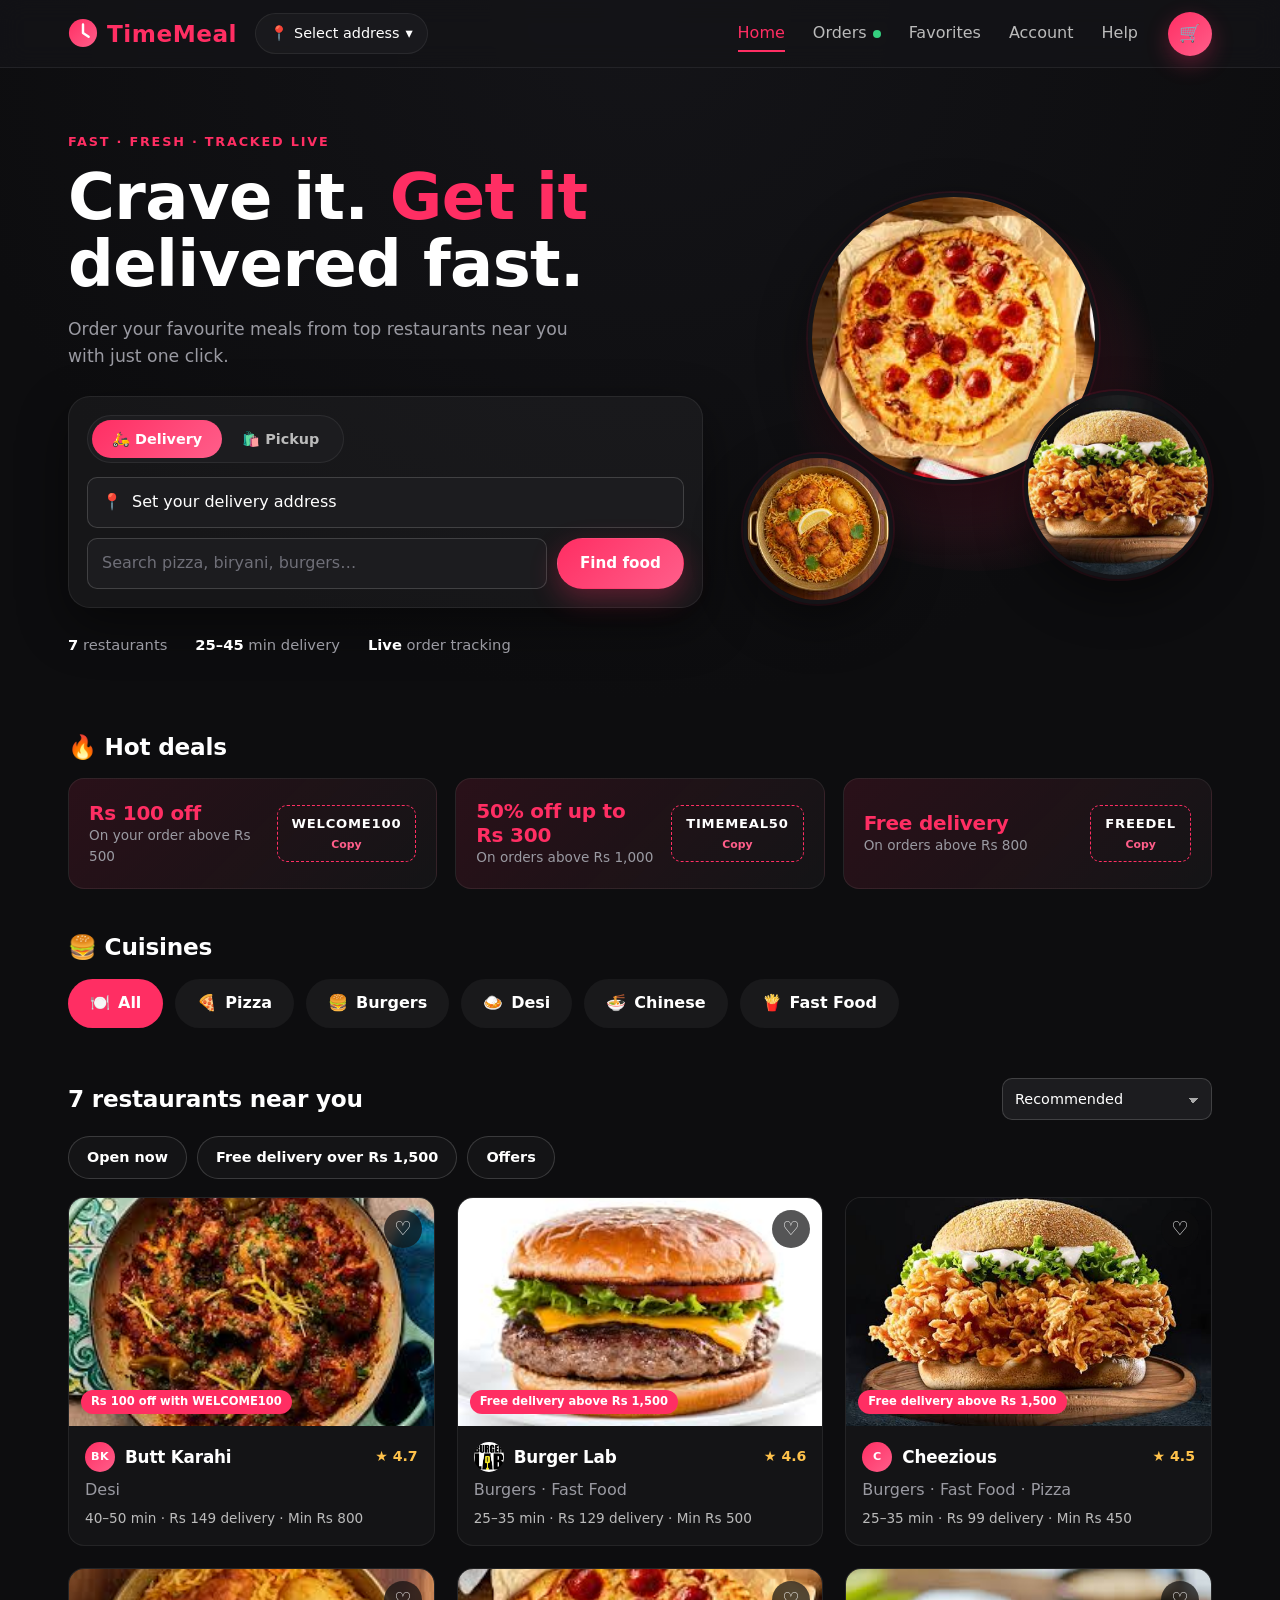
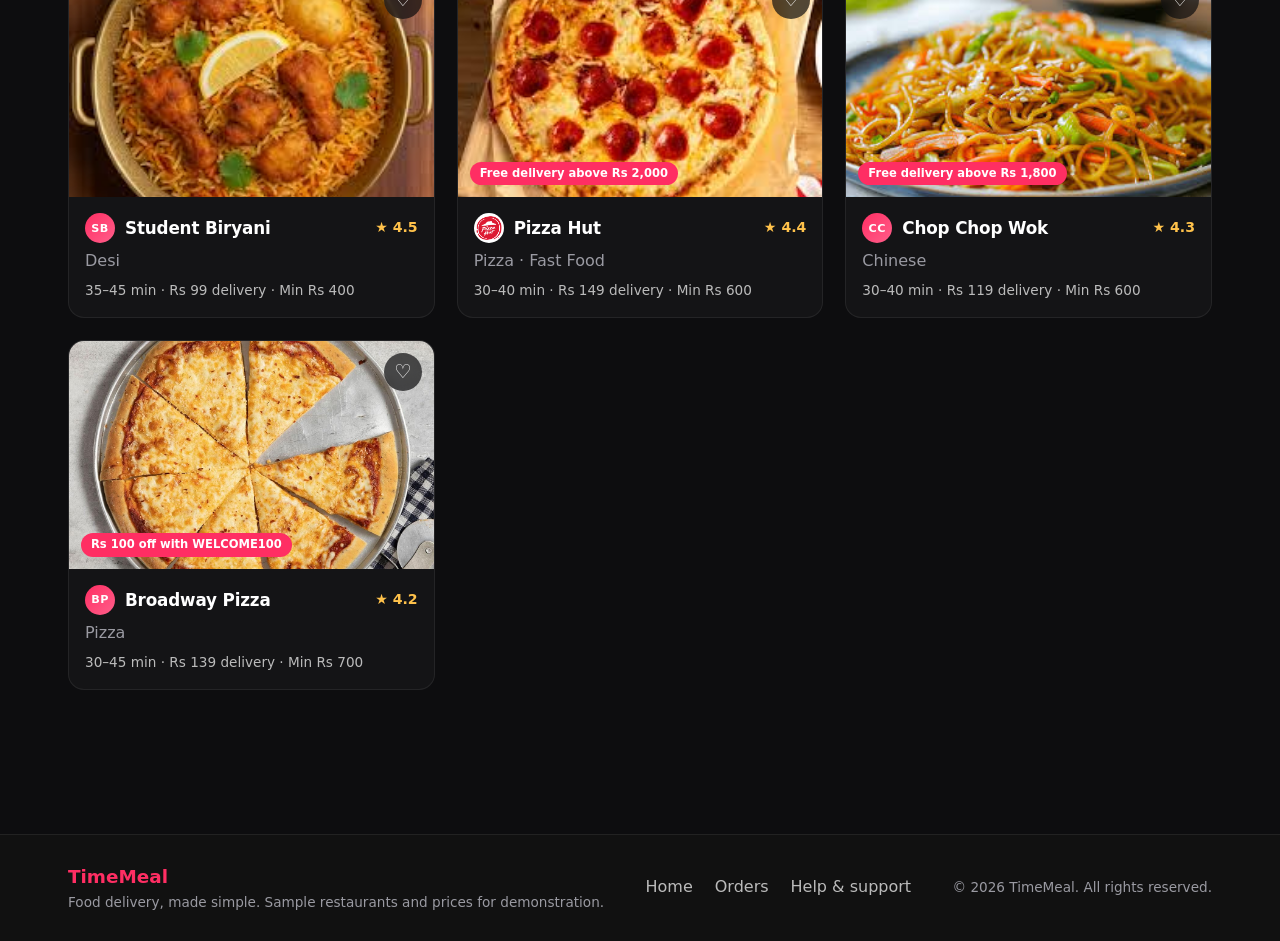
<file: index.html>
<!doctype html>
<html lang="en">
  <head>
    <meta charset="UTF-8" />
    <meta name="viewport" content="width=device-width, initial-scale=1.0" />
    <meta name="theme-color" content="#0d0d0f" />
    <meta
      name="description"
      content="TimeMeal: order food from top restaurants, pay your way and track your delivery live."
    />
    <title>TimeMeal · Food delivery</title>
    <link
      rel="icon"
      href="data:image/svg+xml,%3Csvg xmlns='http://www.w3.org/2000/svg' viewBox='0 0 32 32'%3E%3Ccircle cx='16' cy='16' r='15' fill='%23ff2e63'/%3E%3Cpath d='M16 7v9l6 4' stroke='white' stroke-width='2.6' fill='none' stroke-linecap='round'/%3E%3C/svg%3E"
    />

    <link rel="stylesheet" href="css/base.css" />
    <link rel="stylesheet" href="css/layout.css" />
    <link rel="stylesheet" href="css/components.css" />
    <link rel="stylesheet" href="css/views.css" />
  </head>
  <body>
    <a class="skip-link" href="#view">Skip to content</a>

    <header class="header" id="site-header"></header>
    <main id="view" tabindex="-1"></main>
    <footer class="footer" id="site-footer"></footer>
    <nav class="tab-bar" id="tab-bar" aria-label="Primary"></nav>
    <div class="toasts" id="toasts" role="status" aria-live="polite"></div>

    <noscript
      ><p style="padding: 2rem; text-align: center">
        TimeMeal needs JavaScript to run.
      </p></noscript
    >

    <!-- core -->
    <script src="js/core/utils.js"></script>
    <script src="js/core/store.js"></script>
    <script src="js/core/router.js"></script>
    <script src="js/core/actions.js"></script>
    <!-- data + services -->
    <script src="js/data/catalog.js"></script>
    <script src="js/services/availability.js"></script>
    <script src="js/services/cart.js"></script>
    <script src="js/services/orders.js"></script>
    <!-- ui -->
    <script src="js/ui/toast.js"></script>
    <script src="js/ui/modal.js"></script>
    <script src="js/ui/forms.js"></script>
    <script src="js/ui/components.js"></script>
    <script src="js/ui/dialogs.js"></script>
    <script src="js/ui/header.js"></script>
    <!-- views -->
    <script src="js/views/home.js"></script>
    <script src="js/views/restaurant.js"></script>
    <script src="js/views/checkout.js"></script>
    <script src="js/views/tracking.js"></script>
    <script src="js/views/orders.js"></script>
    <script src="js/views/account.js"></script>
    <script src="js/views/help.js"></script>
    <script src="js/app.js"></script>
  </body>
</html>
</file>
<file: css/base.css>
:root {
/* colour */
  --bg: #0d0d0f;
  --bg-raised: #141418;
  --surface: rgba(255, 255, 255, 0.03);
  --surface-strong: #1c1c1f;
  --border: rgba(255, 255, 255, 0.07);
  --border-strong: rgba(255, 255, 255, 0.16);
  --text: #ffffff;
  --text-soft: #bbbbbb;
  --text-muted: #9a9aa2;
  --accent: #ff2e63;
  --accent-soft: #ff5e8a;
  --accent-glow: rgba(255, 46, 99, 0.3);
  --accent-tint: rgba(255, 46, 99, 0.12);
  --ok: #35d07f;
  --warn: #ffb020;
  --danger: #ff5a5f;

  /* shape + motion */
  --radius-sm: 10px;
  --radius: 16px;
  --radius-lg: 22px;
  --radius-pill: 999px;
  --shadow: 0 18px 50px rgba(0, 0, 0, 0.45);
  --ease: cubic-bezier(0.2, 0.7, 0.2, 1);

  /* layout */
  --header-h: 68px;
  --tab-h: 62px;
  --page-w: 1240px;
  --gutter: clamp(16px, 4vw, 48px);

  --font: "Inter", "Segoe UI", system-ui, -apple-system, Arial, sans-serif;
}

*,
*::before,
*::after {
  box-sizing: border-box;
}

* {
  margin: 0;
}

html {
  background: var(--bg);
  scroll-behavior: smooth;
  -webkit-text-size-adjust: 100%;
}

body {
  min-height: 100vh;
  font-family: var(--font);
  font-size: 16px;
  line-height: 1.55;
  color: var(--text);
  background: radial-gradient(circle at top, var(--bg-raised), var(--bg) 700px);
  -webkit-font-smoothing: antialiased;
}

body.no-scroll {
  overflow: hidden;
}

h1,
h2,
h3,
h4 {
  line-height: 1.2;
  font-weight: 800;
  letter-spacing: -0.01em;
}

a {
  color: inherit;
  text-decoration: none;
}

img {
  display: block;
  max-width: 100%;
}

button,
input,
select,
textarea {
  font: inherit;
  color: inherit;
}

button {
  cursor: pointer;
  background: none;
  border: 0;
}

ul,
ol {
  list-style: none;
  padding: 0;
}

:focus-visible {
  outline: 2px solid var(--accent-soft);
  outline-offset: 2px;
}

main:focus {
  outline: none;
}

.skip-link {
  position: fixed;
  top: -60px;
  left: 12px;
  z-index: 3000;
  padding: 10px 16px;
  border-radius: var(--radius-sm);
  background: var(--accent);
  font-weight: 700;
}
.skip-link:focus {
  top: 12px;
}

.visually-hidden {
  position: absolute;
  width: 1px;
  height: 1px;
  overflow: hidden;
  clip: rect(0 0 0 0);
  white-space: nowrap;
}

.muted {
  color: var(--text-muted);
}
.small {
  font-size: 0.85rem;
}
.block {
  display: block;
}
.center {
  text-align: center;
}

@media (prefers-reduced-motion: reduce) {
  *,
  *::before,
  *::after {
    animation-duration: 0.01ms !important;
    transition-duration: 0.01ms !important;
    scroll-behavior: auto !important;
  }
}
</file>
<file: css/layout.css>
/* header */
.header {
  position: sticky;
  top: 0;
  z-index: 100;
  height: var(--header-h);
  background: rgba(20, 20, 24, 0.78);
  backdrop-filter: blur(12px);
  border-bottom: 1px solid var(--border);
}

.header__inner {
  display: flex;
  align-items: center;
  gap: 18px;
  max-width: var(--page-w);
  height: 100%;
  margin: 0 auto;
  padding: 0 var(--gutter);
}

.logo {
  display: inline-flex;
  align-items: center;
  gap: 9px;
  color: var(--accent);
  font-size: 1.45rem;
  font-weight: 800;
  letter-spacing: 0.5px;
}

.loc-pill {
  display: inline-flex;
  align-items: center;
  gap: 6px;
  max-width: 240px;
  padding: 8px 14px;
  border: 1px solid var(--border);
  border-radius: var(--radius-pill);
  background: var(--surface);
  font-size: 0.9rem;
  transition: border-color 0.2s;
}
.loc-pill:hover {
  border-color: var(--accent);
}
.loc-pill__text {
  overflow: hidden;
  text-overflow: ellipsis;
  white-space: nowrap;
}

.hdr-search {
  flex: 1;
  max-width: 360px;
}
body[data-route="home"] .hdr-search {
  visibility: hidden;
}

.nav {
  display: flex;
  align-items: center;
  gap: 4px;
  margin-left: auto;
}
.nav a {
  position: relative;
  padding: 8px 12px;
  color: var(--text-soft);
  font-weight: 500;
  transition: color 0.25s;
}
.nav a::after {
  content: "";
  position: absolute;
  left: 12px;
  right: 12px;
  bottom: 2px;
  height: 2px;
  background: var(--accent);
  transform: scaleX(0);
  transform-origin: left;
  transition: transform 0.3s var(--ease);
}
.nav a:hover,
.nav a.is-active {
  color: var(--accent);
}
.nav a:hover::after,
.nav a.is-active::after {
  transform: scaleX(1);
}
.dot {
  display: inline-block;
  width: 8px;
  height: 8px;
  margin-left: 6px;
  border-radius: 50%;
  background: var(--ok);
  box-shadow: 0 0 0 0 rgba(53, 208, 127, 0.6);
  animation: ping 1.6s infinite;
}

.cart-btn {
  position: relative;
  display: grid;
  place-items: center;
  width: 44px;
  height: 44px;
  border-radius: 50%;
  background: linear-gradient(135deg, var(--accent), var(--accent-soft));
  box-shadow: 0 8px 22px var(--accent-glow);
  font-size: 1.1rem;
  transition: transform 0.2s var(--ease);
}
.cart-btn:hover {
  transform: translateY(-2px);
}
.cart-btn__count {
  position: absolute;
  top: -5px;
  right: -5px;
  min-width: 20px;
  height: 20px;
  padding: 0 5px;
  border-radius: var(--radius-pill);
  background: #fff;
  color: var(--accent);
  font-size: 0.72rem;
  font-weight: 800;
  line-height: 20px;
  text-align: center;
}

/* page containers */
main {
  min-height: calc(100vh - var(--header-h) - 180px);
}

.page {
  max-width: var(--page-w);
  margin: 0 auto;
  padding: 36px var(--gutter) 60px;
}
.page--narrow {
  max-width: 860px;
}
.page__title {
  margin-bottom: 22px;
  font-size: clamp(1.7rem, 3vw, 2.2rem);
}
.lead {
  margin-bottom: 26px;
  color: var(--text-soft);
  font-size: 1.1rem;
}

.section {
  margin-bottom: 44px;
}
.section__head {
  display: flex;
  align-items: center;
  justify-content: space-between;
  gap: 16px;
}
.section__title {
  margin-bottom: 18px;
  font-size: 1.45rem;
}
.section__head .section__title {
  margin-bottom: 0;
}

.grid {
  display: grid;
  grid-template-columns: repeat(auto-fill, minmax(280px, 1fr));
  gap: 22px;
  margin-top: 18px;
}

.back-link {
  display: inline-block;
  margin-bottom: 14px;
  color: var(--text-soft);
  font-size: 0.92rem;
  transition: color 0.2s;
}
.back-link:hover {
  color: var(--accent);
}

/* footer */
.footer {
  margin-top: 40px;
  background: #111;
  border-top: 1px solid var(--border);
}
.footer__inner {
  display: flex;
  flex-wrap: wrap;
  align-items: center;
  justify-content: space-between;
  gap: 18px 40px;
  max-width: var(--page-w);
  margin: 0 auto;
  padding: 28px var(--gutter);
}
.footer__brand {
  color: var(--accent);
  font-size: 1.15rem;
}
.footer nav {
  display: flex;
  gap: 22px;
  color: var(--text-soft);
}
.footer nav a:hover {
  color: var(--accent);
}

/* mobile tab bar */
.tab-bar {
  display: none;
}

@media (max-width: 900px) {
  .nav,
  .hdr-search {
    display: none;
  }
  .loc-pill {
    margin-right: auto;
  }

  .tab-bar {
    position: fixed;
    inset: auto 0 0;
    z-index: 90;
    display: grid;
    grid-template-columns: repeat(4, 1fr);
    height: var(--tab-h);
    padding-bottom: env(safe-area-inset-bottom);
    background: rgba(20, 20, 24, 0.94);
    backdrop-filter: blur(12px);
    border-top: 1px solid var(--border);
  }
  .tab-bar a {
    display: flex;
    flex-direction: column;
    align-items: center;
    justify-content: center;
    gap: 2px;
    color: var(--text-muted);
    font-size: 0.72rem;
    font-weight: 600;
  }
  .tab-bar a span {
    font-size: 1.15rem;
  }
  .tab-bar a.is-active {
    color: var(--accent);
  }
  body {
    padding-bottom: calc(var(--tab-h) + env(safe-area-inset-bottom));
  }
}

@media (max-width: 520px) {
  .logo span {
    display: none;
  }
  .page {
    padding-top: 24px;
  }
}

@keyframes ping {
  70% {
    box-shadow: 0 0 0 8px rgba(53, 208, 127, 0);
  }
  100% {
    box-shadow: 0 0 0 0 rgba(53, 208, 127, 0);
  }
}
</file>
<file: css/components.css>
/* button */
.btn {
  display: inline-flex;
  align-items: center;
  justify-content: center;
  gap: 8px;
  padding: 11px 22px;
  border: 1px solid transparent;
  border-radius: var(--radius-pill);
  font-weight: 700;
  font-size: 0.95rem;
  white-space: nowrap;
  transition:
    transform 0.2s var(--ease),
    box-shadow 0.2s,
    background 0.2s,
    border-color 0.2s,
    opacity 0.2s;
}
.btn:hover:not(:disabled) {
  transform: translateY(-2px);
}
.btn:disabled {
  opacity: 0.45;
  cursor: not-allowed;
}
.btn--primary {
  background: linear-gradient(135deg, var(--accent), var(--accent-soft));
  box-shadow: 0 10px 28px var(--accent-glow);
  color: #fff;
}
.btn--outline {
  border-color: var(--border-strong);
  background: var(--surface);
}
.btn--outline:hover:not(:disabled) {
  border-color: var(--accent);
  color: var(--accent);
}
.btn--ghost {
  color: var(--text-soft);
}
.btn--ghost:hover:not(:disabled) {
  background: var(--surface-strong);
  color: #fff;
}
.btn--danger {
  background: var(--danger);
}
.btn--danger-outline {
  border-color: rgba(255, 90, 95, 0.45);
  color: var(--danger);
}
.btn--danger-outline:hover:not(:disabled) {
  background: rgba(255, 90, 95, 0.1);
}
.btn--block {
  width: 100%;
}
.btn--lg {
  padding: 15px 24px;
  font-size: 1.02rem;
}
.btn--grow {
  flex: 1;
}

.icon-btn {
  display: grid;
  place-items: center;
  width: 38px;
  height: 38px;
  border-radius: 50%;
  background: var(--surface-strong);
  color: var(--text-soft);
  transition:
    background 0.2s,
    color 0.2s;
}
.icon-btn:hover {
  background: var(--accent);
  color: #fff;
}
.icon-btn--accent {
  background: var(--accent-tint);
  color: var(--accent);
}

.link-btn {
  padding: 0;
  color: var(--accent);
  font-size: 0.85rem;
  font-weight: 600;
}
.link-btn:hover {
  text-decoration: underline;
}
.link-btn--danger {
  color: var(--danger);
}

 /* forms */
.form {
  display: grid;
  gap: 16px;
}
.form-grid {
  display: grid;
  grid-template-columns: repeat(auto-fit, minmax(210px, 1fr));
  gap: 16px;
}
.form-actions {
  display: flex;
  justify-content: flex-end;
  gap: 10px;
  margin-top: 8px;
}
.form-actions--stack {
  flex-direction: column;
  align-items: stretch;
  text-align: center;
}

.field {
  display: grid;
  gap: 6px;
}
.field__label {
  color: var(--text-soft);
  font-size: 0.88rem;
  font-weight: 600;
}
.field__hint {
  color: var(--text-muted);
  font-size: 0.8rem;
}
.field__error {
  margin-top: 4px;
  color: var(--danger);
  font-size: 0.82rem;
}

.input {
  width: 100%;
  padding: 12px 14px;
  border: 1px solid var(--border-strong);
  border-radius: var(--radius-sm);
  background: var(--surface-strong);
  transition:
    border-color 0.2s,
    box-shadow 0.2s;
}
.input::placeholder {
  color: #6f6f78;
}
.input:focus {
  outline: none;
  border-color: var(--accent);
  box-shadow: 0 0 0 3px var(--accent-tint);
}
.input[aria-invalid="true"] {
  border-color: var(--danger);
}
.input--sm {
  padding: 9px 12px;
  font-size: 0.9rem;
}
select.input {
  appearance: none;
  padding-right: 34px;
  background-image:
    linear-gradient(45deg, transparent 50%, #aaa 50%),
    linear-gradient(135deg, #aaa 50%, transparent 50%);
  background-position:
    calc(100% - 18px) 55%,
    calc(100% - 13px) 55%;
  background-size: 5px 5px;
  background-repeat: no-repeat;
}
textarea.input {
  resize: vertical;
  min-height: 70px;
}

.check {
  display: flex;
  align-items: flex-start;
  gap: 10px;
  margin-top: 10px;
  cursor: pointer;
}
.check input {
  margin-top: 4px;
  accent-color: var(--accent);
}
.check--card {
  padding: 14px;
  border: 1px solid var(--border-strong);
  border-radius: var(--radius-sm);
  background: var(--surface);
}
.check--card:has(input:checked) {
  border-color: var(--accent);
  background: var(--accent-tint);
}
.check.is-disabled {
  opacity: 0.5;
  cursor: not-allowed;
}

/*  chips, segments, badges  */
.chip-row {
  display: flex;
  flex-wrap: wrap;
  gap: 10px;
}
.chip,
.chip-radio span {
  display: inline-block;
  padding: 9px 18px;
  border: 1px solid var(--border-strong);
  border-radius: var(--radius-pill);
  background: var(--surface);
  font-size: 0.9rem;
  font-weight: 600;
  transition:
    background 0.2s,
    border-color 0.2s,
    transform 0.2s;
}
.chip:hover {
  border-color: var(--accent);
}
.chip.is-active,
.chip-radio input:checked + span {
  border-color: var(--accent);
  background: var(--accent);
  color: #fff;
}
.chip-radio {
  cursor: pointer;
}
.chip-radio input {
  position: absolute;
  opacity: 0;
  pointer-events: none;
}
.chip-radio input:focus-visible + span {
  outline: 2px solid var(--accent-soft);
  outline-offset: 2px;
}

.seg {
  display: inline-flex;
  padding: 4px;
  border: 1px solid var(--border);
  border-radius: var(--radius-pill);
  background: var(--surface-strong);
}
.seg__btn {
  padding: 8px 20px;
  border-radius: var(--radius-pill);
  color: var(--text-soft);
  font-size: 0.9rem;
  font-weight: 700;
  transition:
    background 0.25s,
    color 0.25s;
}
.seg__btn.is-active {
  background: linear-gradient(135deg, var(--accent), var(--accent-soft));
  color: #fff;
}

.badge {
  display: inline-block;
  padding: 3px 10px;
  border-radius: var(--radius-pill);
  background: rgba(0, 0, 0, 0.6);
  font-size: 0.72rem;
  font-weight: 700;
}
.badge--accent {
  background: var(--accent);
  color: #fff;
}
.tag {
  margin-left: 6px;
  padding: 2px 8px;
  border-radius: var(--radius-pill);
  background: var(--surface-strong);
  color: var(--text-muted);
  font-size: 0.7rem;
  font-weight: 600;
}

.rating {
  color: #ffc24b;
  font-size: 0.88rem;
  font-weight: 700;
  white-space: nowrap;
}

.status-chip {
  padding: 4px 12px;
  border-radius: var(--radius-pill);
  font-size: 0.78rem;
  font-weight: 700;
  white-space: nowrap;
}
.status-chip--live {
  background: rgba(53, 208, 127, 0.14);
  color: var(--ok);
}
.status-chip--ok {
  background: var(--accent-tint);
  color: var(--accent-soft);
}
.status-chip--bad {
  background: rgba(255, 90, 95, 0.14);
  color: var(--danger);
}

.brand-logo,
.monogram {
  flex: none;
  width: 38px;
  height: 38px;
  border-radius: 50%;
  object-fit: cover;
  background: #fff;
}
.monogram {
  display: grid;
  place-items: center;
  background: linear-gradient(135deg, var(--accent), var(--accent-soft));
  font-size: 0.85rem;
  font-weight: 800;
  letter-spacing: 0.5px;
}

/* panels, notices, empty states */
.panel {
  margin-bottom: 18px;
  padding: 22px;
  border: 1px solid var(--border);
  border-radius: var(--radius);
  background: var(--surface);
}
.panel__title {
  margin-bottom: 14px;
  font-size: 1.1rem;
}
.panel__head {
  display: flex;
  align-items: center;
  justify-content: space-between;
  margin-bottom: 14px;
}
.panel__head .panel__title {
  margin: 0;
}

.notice {
  margin: 12px 0;
  padding: 12px 16px;
  border-radius: var(--radius-sm);
  border: 1px solid var(--border);
  background: var(--surface-strong);
  color: var(--text-soft);
  font-size: 0.9rem;
}
.notice--warn {
  border-color: rgba(255, 176, 32, 0.4);
  background: rgba(255, 176, 32, 0.08);
  color: #ffd27a;
}
.notice--info {
  border-color: rgba(255, 46, 99, 0.3);
  background: var(--accent-tint);
  color: #ffc2d1;
}

.empty {
  display: grid;
  justify-items: center;
  gap: 10px;
  padding: 48px 16px;
  text-align: center;
  grid-column: 1 / -1;
}
.empty__icon {
  font-size: 3rem;
}

/* stepper  */
.stepper {
  display: inline-flex;
  align-items: center;
  border: 1px solid var(--border-strong);
  border-radius: var(--radius-pill);
  background: var(--surface-strong);
}
.stepper__btn {
  width: 34px;
  height: 34px;
  border-radius: 50%;
  color: var(--accent);
  font-size: 1.15rem;
  font-weight: 700;
}
.stepper__btn:hover {
  background: var(--accent-tint);
}
.stepper__qty {
  min-width: 26px;
  text-align: center;
  font-weight: 700;
}

/* overlay: dialog + drawer */
.overlay {
  position: fixed;
  inset: 0;
  z-index: 500;
  display: flex;
  background: rgba(5, 5, 7, 0.72);
  backdrop-filter: blur(4px);
  animation: fade-in 0.2s ease both;
}
.overlay--dialog {
  align-items: center;
  justify-content: center;
  padding: 16px;
}
.overlay--drawer {
  justify-content: flex-end;
}
.overlay.is-closing {
  animation: fade-out 0.2s ease both;
}

.sheet {
  display: flex;
  flex-direction: column;
  border: 1px solid var(--border-strong);
  background: var(--bg-raised);
  box-shadow: var(--shadow);
}
.sheet--dialog {
  width: min(520px, 100%);
  max-height: 92vh;
  border-radius: var(--radius-lg);
  animation: pop-in 0.25s var(--ease) both;
}
.sheet--drawer {
  width: min(440px, 100%);
  height: 100%;
  border-radius: var(--radius-lg) 0 0 var(--radius-lg);
  animation: slide-in 0.3s var(--ease) both;
}
.is-closing .sheet--drawer {
  animation: slide-out 0.2s ease both;
}
.sheet__head {
  display: flex;
  align-items: center;
  justify-content: space-between;
  gap: 12px;
  padding: 18px 22px;
  border-bottom: 1px solid var(--border);
}
.sheet__title {
  font-size: 1.2rem;
}
.sheet__body {
  padding: 22px;
  overflow-y: auto;
}

/* toasts */
.toasts {
  position: fixed;
  right: 18px;
  bottom: 18px;
  z-index: 900;
  display: grid;
  gap: 10px;
  max-width: min(380px, calc(100vw - 36px));
}
.toast {
  display: flex;
  align-items: center;
  gap: 12px;
  padding: 13px 18px;
  border: 1px solid var(--border-strong);
  border-radius: var(--radius-sm);
  background: var(--surface-strong);
  box-shadow: var(--shadow);
  font-size: 0.92rem;
  animation: toast-in 0.3s var(--ease) both;
}
.toast.is-leaving {
  animation: toast-out 0.25s ease both;
}
.toast__icon {
  display: grid;
  place-items: center;
  flex: none;
  width: 22px;
  height: 22px;
  border-radius: 50%;
  background: var(--ok);
  color: #04130b;
  font-size: 0.75rem;
  font-weight: 900;
}
.toast--error .toast__icon {
  background: var(--danger);
  color: #fff;
}
.toast--info .toast__icon {
  background: var(--accent);
  color: #fff;
}

@media (max-width: 900px) {
  .toasts {
    bottom: calc(var(--tab-h) + 14px);
    left: 16px;
    right: 16px;
    max-width: none;
  }
  .sheet--drawer {
    width: 100%;
    border-radius: 0;
  }
  .overlay--dialog {
    align-items: flex-end;
    padding: 0;
  }
  .sheet--dialog {
    max-height: 94vh;
    border-radius: var(--radius-lg) var(--radius-lg) 0 0;
  }
}

/* totals + voucher */
.totals {
  display: grid;
  gap: 8px;
  margin: 16px 0;
  padding-top: 14px;
  border-top: 1px dashed var(--border-strong);
  color: var(--text-soft);
  font-size: 0.93rem;
}
.totals__row {
  display: flex;
  justify-content: space-between;
}
.totals__row.is-free {
  color: var(--ok);
}
.totals__total {
  margin-top: 4px;
  padding-top: 12px;
  border-top: 1px solid var(--border);
  color: #fff;
  font-size: 1.1rem;
  font-weight: 800;
}

.voucher {
  display: flex;
  gap: 10px;
  margin: 14px 0 4px;
}
.voucher.is-applied {
  align-items: center;
  justify-content: space-between;
  padding: 11px 14px;
  border: 1px dashed var(--ok);
  border-radius: var(--radius-sm);
  background: rgba(53, 208, 127, 0.08);
}

/* addresses */
.addr-list {
  display: grid;
  gap: 10px;
  margin-bottom: 14px;
}
.addr {
  position: relative;
  display: grid;
  gap: 2px;
  width: 100%;
  padding: 14px 16px 14px 46px;
  border: 1px solid var(--border-strong);
  border-radius: var(--radius-sm);
  background: var(--surface);
  text-align: left;
  cursor: pointer;
  transition:
    border-color 0.2s,
    background 0.2s;
}
.addr::before {
  content: "";
  position: absolute;
  top: 18px;
  left: 16px;
  width: 16px;
  height: 16px;
  border: 2px solid var(--border-strong);
  border-radius: 50%;
}
.addr.is-selected {
  border-color: var(--accent);
  background: var(--accent-tint);
}
.addr.is-selected::before {
  border-color: var(--accent);
  background: radial-gradient(var(--accent) 45%, transparent 50%);
}
.addr input {
  position: absolute;
  opacity: 0;
  pointer-events: none;
}
.addr__label {
  font-weight: 700;
}
.addr__text {
  color: var(--text-soft);
  font-size: 0.9rem;
}

/* item customiser */
.item-form {
  display: grid;
  gap: 16px;
}
.item-form__img {
  width: 100%;
  height: 210px;
  border-radius: var(--radius);
  object-fit: cover;
}
.item-form__foot {
  position: sticky;
  bottom: -22px;
  display: flex;
  gap: 12px;
  margin: 0 -22px -22px;
  padding: 16px 22px;
  border-top: 1px solid var(--border);
  background: var(--bg-raised);
}
.opt-group {
  min-width: 0;
  padding: 0;
  border: 0;
}
.opt-group legend {
  margin-bottom: 8px;
  font-weight: 700;
}
.opt {
  display: flex;
  align-items: center;
  gap: 12px;
  padding: 11px 4px;
  border-bottom: 1px solid var(--border);
  cursor: pointer;
}
.opt input {
  width: 18px;
  height: 18px;
  accent-color: var(--accent);
}
.opt__name {
  flex: 1;
}
.opt__price {
  color: var(--text-muted);
  font-size: 0.9rem;
}

/* basket drawer */
.cart-head {
  display: flex;
  align-items: center;
  gap: 12px;
  margin-bottom: 14px;
}
.cart-head + .seg {
  margin-bottom: 8px;
}
.cart-lines {
  margin: 8px 0;
}
.cart-line,
.sum-lines li {
  display: flex;
  justify-content: space-between;
  gap: 14px;
  padding: 14px 0;
  border-bottom: 1px solid var(--border);
}
.cart-line__side,
.sum-lines__side {
  display: grid;
  justify-items: end;
  gap: 8px;
  flex: none;
}
.sum-lines {
  margin-bottom: 6px;
}

@keyframes fade-in {
  from {
    opacity: 0;
  }
}
@keyframes fade-out {
  to {
    opacity: 0;
  }
}
@keyframes pop-in {
  from {
    opacity: 0;
    transform: translateY(18px) scale(0.97);
  }
}
@keyframes slide-in {
  from {
    transform: translateX(100%);
  }
}
@keyframes slide-out {
  to {
    transform: translateX(100%);
  }
}
@keyframes toast-in {
  from {
    opacity: 0;
    transform: translateY(14px);
  }
}
@keyframes toast-out {
  to {
    opacity: 0;
    transform: translateY(8px);
  }
}
</file>
<file: css/views.css>
/*  home: hero  */
.hero {
  display: grid;
  grid-template-columns: minmax(0, 1.15fr) minmax(0, 0.85fr);
  align-items: center;
  gap: 40px;
  max-width: var(--page-w);
  min-height: 560px;
  margin: 0 auto;
  padding: 64px var(--gutter) 40px;
}
.eyebrow {
  margin-bottom: 12px;
  color: var(--accent);
  font-size: 0.8rem;
  font-weight: 800;
  letter-spacing: 0.14em;
  text-transform: uppercase;
}
.hero h1 {
  font-size: clamp(2.4rem, 5.4vw, 4rem);
  line-height: 1.05;
}
.hero h1 span {
  color: var(--accent);
}
.hero__sub {
  max-width: 520px;
  margin: 18px 0 26px;
  color: var(--text-muted);
  font-size: 1.08rem;
}
.finder {
  display: grid;
  gap: 14px;
  max-width: 640px;
  padding: 18px;
  border: 1px solid var(--border);
  border-radius: var(--radius-lg);
  background: rgba(255, 255, 255, 0.04);
  box-shadow: var(--shadow);
}
.finder__row {
  display: grid;
  gap: 10px;
}
.finder__addr {
  display: flex;
  align-items: center;
  gap: 10px;
  padding: 12px 14px;
  border: 1px solid var(--border-strong);
  border-radius: var(--radius-sm);
  background: var(--surface-strong);
  text-align: left;
  overflow: hidden;
  text-overflow: ellipsis;
  white-space: nowrap;
}
.finder__addr:hover {
  border-color: var(--accent);
}
.finder__search {
  display: flex;
  gap: 10px;
}
.hero__stats {
  display: flex;
  flex-wrap: wrap;
  gap: 8px 28px;
  margin-top: 26px;
  color: var(--text-muted);
  font-size: 0.92rem;
}
.hero__stats strong {
  color: #fff;
}

.hero__art {
  position: relative;
  min-height: 420px;
}
.hero__art::before {
  content: "";
  position: absolute;
  inset: 8% 4%;
  border-radius: 50%;
  background: radial-gradient(circle, var(--accent-glow), transparent 68%);
}
.hero__img {
  position: absolute;
  border-radius: 50%;
  object-fit: cover;
  border: 4px solid var(--bg-raised);
  box-shadow:
    var(--shadow),
    0 0 0 2px var(--accent-tint);
  animation: float 6s ease-in-out infinite;
}
.hero__img--a {
  top: 2%;
  left: 14%;
  width: 62%;
  aspect-ratio: 1;
}
.hero__img--b {
  right: 0;
  bottom: 6%;
  width: 40%;
  aspect-ratio: 1;
  animation-delay: -2s;
}
.hero__img--c {
  left: 0;
  bottom: 0;
  width: 32%;
  aspect-ratio: 1;
  animation-delay: -4s;
}

@keyframes float {
  50% {
    transform: translateY(-10px);
  }
}

/* home: promos, categories, restaurants */
.promo-row {
  display: grid;
  grid-template-columns: repeat(auto-fit, minmax(250px, 1fr));
  gap: 18px;
}
.promo {
  display: flex;
  align-items: center;
  justify-content: space-between;
  gap: 14px;
  padding: 20px;
  border: 1px solid var(--border);
  border-radius: var(--radius);
  background: linear-gradient(135deg, var(--accent-tint), var(--surface));
  transition:
    transform 0.3s var(--ease),
    border-color 0.3s;
}
.promo:hover {
  transform: translateY(-5px);
  border-color: var(--accent);
}
.promo h3 {
  color: var(--accent);
  font-size: 1.25rem;
}
.promo__code {
  display: grid;
  gap: 2px;
  padding: 8px 14px;
  border: 1px dashed var(--accent);
  border-radius: var(--radius-sm);
  color: #fff;
  font-size: 0.82rem;
  font-weight: 800;
  letter-spacing: 0.06em;
  text-align: center;
}
.promo__code span {
  color: var(--accent-soft);
  font-size: 0.68rem;
  font-weight: 600;
  letter-spacing: 0;
}

.cat-row {
  display: flex;
  gap: 12px;
  padding-bottom: 6px;
  overflow-x: auto;
  scrollbar-width: none;
}
.cat {
  display: inline-flex;
  align-items: center;
  gap: 8px;
  flex: none;
  padding: 12px 22px;
  border-radius: var(--radius-pill);
  background: rgba(255, 255, 255, 0.05);
  font-weight: 600;
  transition:
    background 0.25s,
    transform 0.25s var(--ease);
}
.cat:hover {
  transform: scale(1.05);
  background: rgba(255, 46, 99, 0.25);
}
.cat.is-active {
  background: var(--accent);
}

.again-row {
  display: grid;
  grid-template-columns: repeat(auto-fit, minmax(280px, 1fr));
  gap: 16px;
}
.again {
  display: flex;
  align-items: center;
  justify-content: space-between;
  gap: 14px;
  padding: 16px 18px;
  border: 1px solid var(--border);
  border-radius: var(--radius);
  background: var(--surface);
}
.again p {
  display: -webkit-box;
  -webkit-line-clamp: 2;
  -webkit-box-orient: vertical;
  overflow: hidden;
}

.section__head + .chip-row {
  margin-top: 16px;
}
.sort {
  width: 210px;
}

/* restaurant card */
.r-card {
  position: relative;
  overflow: hidden;
  border: 1px solid var(--border);
  border-radius: var(--radius);
  background: var(--surface);
  transition:
    transform 0.3s var(--ease),
    border-color 0.3s,
    box-shadow 0.3s;
}
.r-card:hover {
  transform: translateY(-6px);
  border-color: var(--accent);
  box-shadow: 0 18px 40px rgba(0, 0, 0, 0.4);
}
.r-card__link {
  display: block;
}
.r-card__media {
  position: relative;
  aspect-ratio: 16 / 10;
  overflow: hidden;
  background: var(--surface-strong);
}
.r-card__media img {
  width: 100%;
  height: 100%;
  object-fit: cover;
  transition: transform 0.5s var(--ease);
}
.r-card:hover .r-card__media img {
  transform: scale(1.06);
}
.r-card__media .badge {
  position: absolute;
  left: 12px;
  bottom: 12px;
}
.r-card.is-closed .r-card__media img {
  filter: grayscale(1) brightness(0.55);
}
.r-card__closed {
  position: absolute;
  inset: 0;
  display: grid;
  place-items: center;
  font-weight: 800;
}
.r-card__body {
  display: grid;
  gap: 6px;
  padding: 16px;
}
.r-card__title {
  display: flex;
  align-items: center;
  gap: 10px;
}
.r-card__title h3 {
  flex: 1;
  min-width: 0;
  overflow: hidden;
  font-size: 1.05rem;
  text-overflow: ellipsis;
  white-space: nowrap;
}
.r-card__title .brand-logo,
.r-card__title .monogram {
  width: 30px;
  height: 30px;
  font-size: 0.7rem;
}
.r-card__meta {
  color: var(--text-soft);
  font-size: 0.85rem;
}
.r-card__match {
  color: var(--accent-soft);
  font-size: 0.82rem;
  font-weight: 600;
}
.fav-btn {
  position: absolute;
  top: 12px;
  right: 12px;
  display: grid;
  place-items: center;
  width: 38px;
  height: 38px;
  border-radius: 50%;
  background: rgba(13, 13, 15, 0.7);
  backdrop-filter: blur(6px);
  font-size: 1.2rem;
  transition:
    transform 0.2s var(--ease),
    color 0.2s;
}
.fav-btn:hover {
  transform: scale(1.12);
}
.fav-btn.is-on {
  color: var(--accent);
}

/* restaurant page */

.r-hero {
  background-position: center;
  background-size: cover;
  background-repeat: no-repeat;
}
.r-hero__inner {
  max-width: var(--page-w);
  margin: 0 auto;
  padding: 36px var(--gutter) 30px;
  padding-top: 60px;
}
.r-hero__main {
  display: flex;
  align-items: flex-end;
  gap: 20px;
}
.r-hero__main > div:nth-child(2) {
  flex: 1;
  min-width: 0;
}
.r-hero .brand-logo,
.r-hero .monogram {
  width: 84px;
  height: 84px;
  border: 3px solid var(--bg);
  font-size: 1.5rem;
}
.r-hero h1 {
  font-size: clamp(1.8rem, 4vw, 2.7rem);
}
.r-hero__sub {
  color: var(--text-soft);
}
.facts {
  display: flex;
  flex-wrap: wrap;
  gap: 8px 22px;
  margin-top: 12px;
  font-size: 0.92rem;
}
.r-hero .back-link {
  display: inline-block;
}

.menu-bar {
  position: sticky;
  top: var(--header-h);
  z-index: 50;
  display: flex;
  align-items: center;
  gap: 16px;
  margin: 20px calc(var(--gutter) * -1) 0;
  padding: 12px var(--gutter);
  background: rgba(13, 13, 15, 0.92);
  backdrop-filter: blur(10px);
  border-bottom: 1px solid var(--border);
}
.menu-tabs {
  display: flex;
  flex: 1;
  gap: 8px;
  overflow-x: auto;
  scrollbar-width: none;
}
.menu-tab {
  flex: none;
  padding: 8px 16px;
  border-radius: var(--radius-pill);
  color: var(--text-soft);
  font-weight: 600;
  transition:
    background 0.2s,
    color 0.2s;
}
.menu-tab:hover {
  color: #fff;
}
.menu-tab.is-active {
  background: var(--accent);
  color: #fff;
}
.menu-search {
  width: 220px;
}

.menu-section {
  padding-top: 26px;
}
.menu-section h2 {
  margin-bottom: 14px;
  font-size: 1.4rem;
}
.menu-grid {
  display: grid;
  grid-template-columns: repeat(auto-fill, minmax(340px, 1fr));
  gap: 16px;
}
.m-item {
  display: flex;
  align-items: stretch;
  justify-content: space-between;
  gap: 16px;
  padding: 16px;
  border: 1px solid var(--border);
  border-radius: var(--radius);
  background: var(--surface);
  text-align: left;
  transition:
    transform 0.25s var(--ease),
    border-color 0.25s;
}
.m-item:hover {
  transform: translateY(-4px);
  border-color: var(--accent);
}
.m-item__text {
  display: flex;
  flex-direction: column;
  gap: 6px;
  min-width: 0;
}
.m-item__name {
  font-weight: 700;
}
.m-item__desc {
  display: -webkit-box;
  -webkit-line-clamp: 2;
  -webkit-box-orient: vertical;
  overflow: hidden;
  color: var(--text-muted);
  font-size: 0.86rem;
}
.m-item__price {
  margin-top: auto;
  color: var(--accent-soft);
  font-weight: 800;
}
.m-item__media {
  position: relative;
  flex: none;
  width: 112px;
  height: 112px;
}
.m-item__media img {
  width: 100%;
  height: 100%;
  border-radius: var(--radius-sm);
  object-fit: cover;
}
.m-item__add {
  position: absolute;
  right: -8px;
  bottom: -8px;
  display: grid;
  place-items: center;
  width: 34px;
  height: 34px;
  border-radius: 50%;
  background: var(--accent);
  box-shadow: 0 6px 16px var(--accent-glow);
  font-size: 1.3rem;
  font-weight: 700;
}

.basket-bar {
  position: fixed;
  left: 50%;
  bottom: 22px;
  z-index: 80;
  display: flex;
  align-items: center;
  gap: 16px;
  min-width: min(440px, calc(100vw - 32px));
  padding: 14px 20px;
  border-radius: var(--radius-pill);
  background: linear-gradient(135deg, var(--accent), var(--accent-soft));
  box-shadow: 0 14px 36px var(--accent-glow);
  font-weight: 700;
  transform: translateX(-50%);
  animation: rise 0.35s var(--ease) both;
}
.basket-bar span:nth-child(2) {
  flex: 1;
  text-align: left;
}
.basket-bar__count {
  display: grid;
  place-items: center;
  width: 28px;
  height: 28px;
  border-radius: 50%;
  background: #fff;
  color: var(--accent);
}
@keyframes rise {
  from {
    opacity: 0;
    transform: translate(-50%, 20px);
  }
}

/*  checkout */
.checkout {
  display: grid;
  grid-template-columns: minmax(0, 1fr) 400px;
  gap: 28px;
  align-items: start;
}
.pay-list {
  display: grid;
  gap: 10px;
  margin-bottom: 16px;
}
.pay {
  display: flex;
  align-items: center;
  gap: 14px;
  padding: 14px 16px;
  border: 1px solid var(--border-strong);
  border-radius: var(--radius-sm);
  background: var(--surface);
  cursor: pointer;
  transition:
    border-color 0.2s,
    background 0.2s;
}
.pay input {
  accent-color: var(--accent);
}
.pay.is-selected {
  border-color: var(--accent);
  background: var(--accent-tint);
}
.pay__icon {
  font-size: 1.5rem;
}
.pay-extra {
  display: grid;
  gap: 14px;
  margin-bottom: 14px;
}
.pay-extra[hidden] {
  display: none;
}
.panel--sticky {
  position: sticky;
  top: calc(var(--header-h) + 18px);
}

/*  tracking */
.track {
  display: grid;
  grid-template-columns: minmax(0, 1fr) 380px;
  gap: 24px;
  align-items: start;
}
.status h1 {
  margin-bottom: 6px;
  font-size: clamp(1.6rem, 3.4vw, 2.2rem);
}
.status__sub {
  color: var(--accent-soft);
  font-size: 1.1rem;
  font-weight: 700;
}
.bar {
  height: 8px;
  margin: 20px 0 6px;
  overflow: hidden;
  border-radius: var(--radius-pill);
  background: var(--surface-strong);
}
.bar__fill {
  height: 100%;
  width: 0;
  border-radius: inherit;
  background: linear-gradient(90deg, var(--accent), var(--accent-soft));
  transition: width 0.6s var(--ease);
}
.map-panel {
  padding: 0;
  overflow: hidden;
}
.map {
  display: block;
  width: 100%;
  height: auto;
}
.steps {
  display: grid;
}
.step {
  position: relative;
  display: flex;
  gap: 16px;
  padding-bottom: 22px;
}
.step:last-child {
  padding-bottom: 0;
}
.step::before {
  content: "";
  position: absolute;
  top: 24px;
  bottom: 0;
  left: 11px;
  width: 2px;
  background: var(--border-strong);
}
.step:last-child::before {
  display: none;
}
.step__dot {
  display: grid;
  place-items: center;
  flex: none;
  width: 24px;
  height: 24px;
  border: 2px solid var(--border-strong);
  border-radius: 50%;
  background: var(--bg-raised);
  color: #fff;
  font-size: 0.7rem;
  font-weight: 900;
}
.step.is-done .step__dot {
  border-color: var(--accent);
  background: var(--accent);
}
.step.is-done::before {
  background: var(--accent);
}
.step.is-current .step__dot {
  border-color: var(--accent);
  box-shadow: 0 0 0 5px var(--accent-tint);
  animation: pulse 1.6s infinite;
}
.step.is-pending {
  opacity: 0.55;
}
@keyframes pulse {
  50% {
    box-shadow: 0 0 0 9px rgba(255, 46, 99, 0);
  }
}

.rider {
  display: flex;
  align-items: center;
  gap: 14px;
}
.rider__avatar {
  display: grid;
  place-items: center;
  flex: none;
  width: 48px;
  height: 48px;
  border-radius: 50%;
  background: linear-gradient(135deg, var(--accent), var(--accent-soft));
  font-weight: 800;
}
.rider__info {
  flex: 1;
}
.side-actions {
  display: grid;
  gap: 10px;
}

/*  orders */
.tabs {
  display: inline-flex;
  gap: 6px;
  margin-bottom: 22px;
  padding: 4px;
  border: 1px solid var(--border);
  border-radius: var(--radius-pill);
  background: var(--surface-strong);
}
.tabs__btn {
  padding: 9px 22px;
  border-radius: var(--radius-pill);
  color: var(--text-soft);
  font-weight: 700;
}
.tabs__btn.is-active {
  background: var(--accent);
  color: #fff;
}
.order-list {
  display: grid;
  gap: 16px;
}
.order {
  display: grid;
  gap: 12px;
  padding: 20px;
  border: 1px solid var(--border);
  border-radius: var(--radius);
  background: var(--surface);
}
.order__top,
.order__bottom {
  display: flex;
  align-items: center;
  justify-content: space-between;
  flex-wrap: wrap;
  gap: 12px;
}
.order__items {
  color: var(--text-soft);
}
.order__bottom {
  padding-top: 12px;
  border-top: 1px solid var(--border);
}
.order__actions {
  display: flex;
  flex-wrap: wrap;
  gap: 8px;
  margin-left: auto;
}

.star-input {
  display: flex;
  flex-direction: row-reverse;
  justify-content: center;
  gap: 6px;
}
.star-input input {
  position: absolute;
  opacity: 0;
}
.star-input label {
  color: #3a3a44;
  font-size: 2.4rem;
  line-height: 1;
  cursor: pointer;
  transition:
    color 0.15s,
    transform 0.15s;
}
.star-input label:hover,
.star-input label:hover ~ label,
.star-input input:checked ~ label {
  color: #ffc24b;
}
.star-input input:focus-visible + label {
  outline: 2px solid var(--accent-soft);
}

/* account + help */
.addr-row,
.voucher-list li {
  display: flex;
  align-items: center;
  justify-content: space-between;
  gap: 14px;
  padding: 12px 0;
  border-bottom: 1px solid var(--border);
}
.addr-row__actions {
  display: flex;
  gap: 16px;
}
.voucher-list code {
  padding: 6px 12px;
  border: 1px dashed var(--accent);
  border-radius: var(--radius-sm);
  color: var(--accent-soft);
  font-weight: 800;
  letter-spacing: 0.05em;
}

.feature-row {
  display: grid;
  grid-template-columns: repeat(auto-fit, minmax(220px, 1fr));
  gap: 16px;
  margin-bottom: 18px;
}
.feature {
  margin: 0;
  transition:
    transform 0.3s var(--ease),
    border-color 0.3s;
}
.feature:hover {
  transform: translateY(-5px);
  border-color: var(--accent);
}
.feature__icon {
  margin-bottom: 8px;
  font-size: 1.8rem;
}
.feature h3 {
  margin-bottom: 6px;
  color: var(--accent);
}
.ticks li {
  padding: 5px 0 5px 28px;
  position: relative;
}
.ticks li::before {
  content: "✓";
  position: absolute;
  left: 0;
  color: var(--accent);
  font-weight: 900;
}
.faq__item {
  padding: 14px 0;
  border-bottom: 1px solid var(--border);
}
.faq__item summary {
  display: flex;
  justify-content: space-between;
  gap: 12px;
  font-weight: 700;
  list-style: none;
  cursor: pointer;
}
.faq__item summary::-webkit-details-marker {
  display: none;
}
.faq__item summary::after {
  content: "+";
  color: var(--accent);
  font-size: 1.3rem;
  line-height: 1;
}
.faq__item[open] summary::after {
  content: "−";
}
.faq__item p {
  margin-top: 10px;
}

/* responsive */
@media (max-width: 1000px) {
  .checkout,
  .track {
    grid-template-columns: 1fr;
  }
  .panel--sticky {
    position: static;
  }
  .hero {
    grid-template-columns: 1fr;
    min-height: 0;
    padding-top: 40px;
  }
  .hero__art {
    display: none;
  }
}

@media (max-width: 640px) {
  .finder__search {
    flex-direction: column;
  }
  .menu-search {
    display: none;
  }
  .menu-grid {
    grid-template-columns: 1fr;
  }
  .r-hero__main {
    flex-wrap: wrap;
  }
  .r-hero__actions {
    width: 100%;
  }
  .sort {
    width: 160px;
  }
  .basket-bar {
    bottom: calc(var(--tab-h) + 14px);
  }
  .order__actions {
    margin-left: 0;
    width: 100%;
  }
}
</file>
